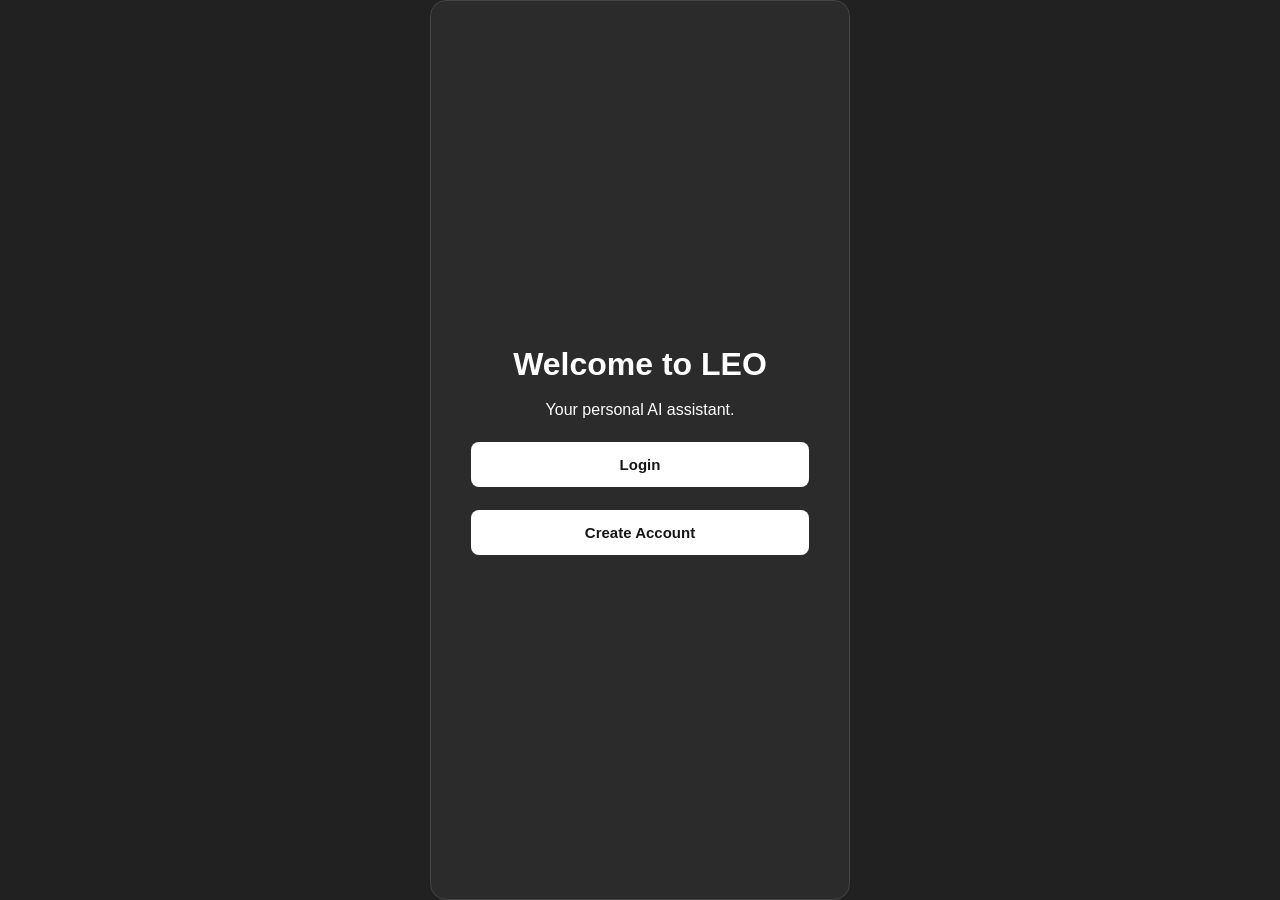
<file: docs/index.html>
<!DOCTYPE html>
<html lang="en">
<head>
    <meta charset="UTF-8">
    <meta name="viewport" content="width=device-width, initial-scale=1.0">
    <title>Welcome to LEO</title>
    <link rel="stylesheet" href="auth.css">
</head>
<body>
    <main class="auth-container">
        <h1>Welcome to LEO</h1>
        <p>Your personal AI assistant.</p>

        <a class="auth-button" href="login.html">Login</a>
        <a class="auth-button" href="signup.html">Create Account</a>
    </main>
</body>
</html>
</file>
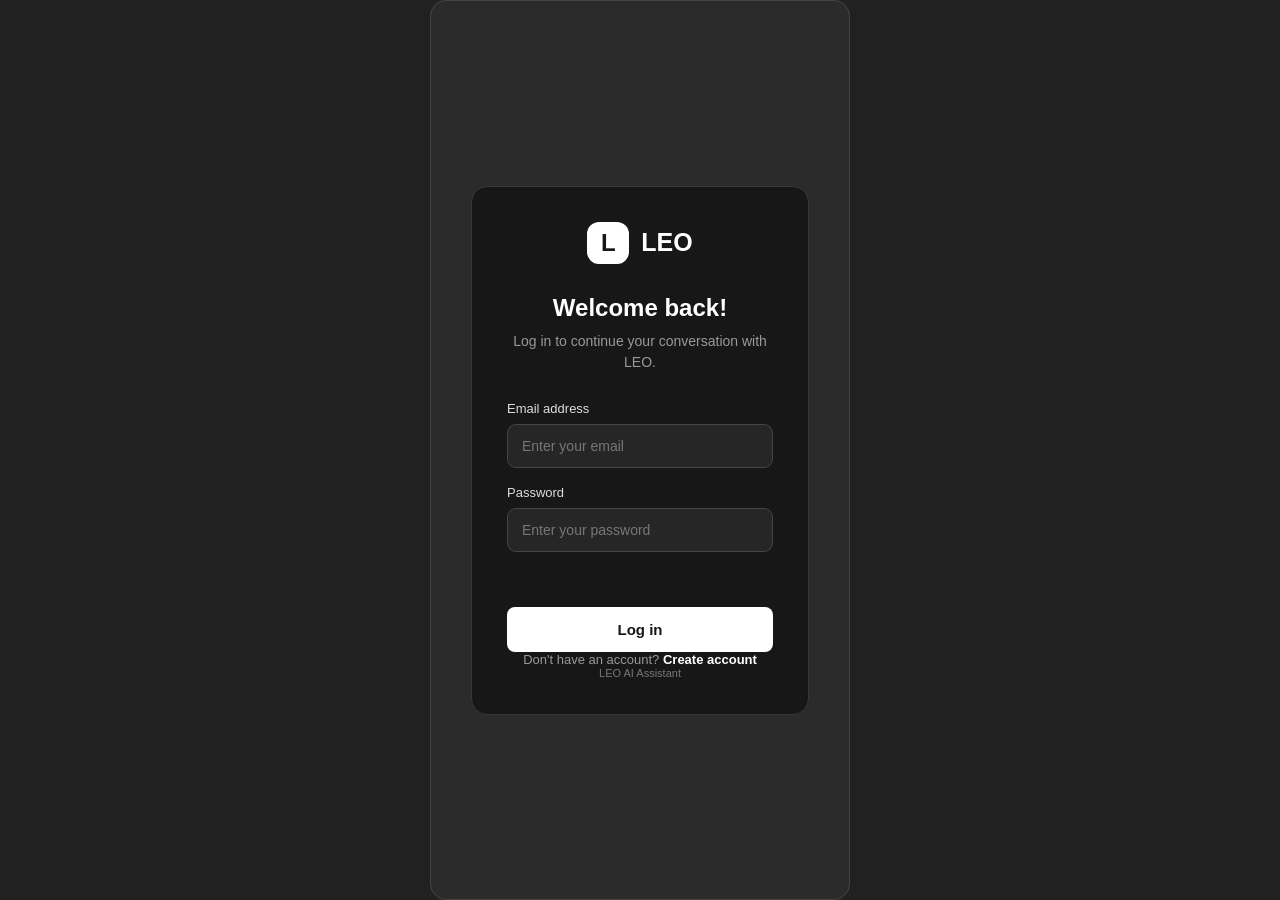
<file: docs/chat.html>
<!DOCTYPE html>
<html lang="en">

<head>
    <meta charset="UTF-8">
    <meta name="viewport" content="width=device-width, initial-scale=1.0">

    <title>LEO AI Assistant</title>

    <link rel="stylesheet" href="style.css">
</head>

<body>

    <div class="app-container">

        <aside class="sidebar">

            <div class="brand">
                <div class="logo">L</div>
                <h2>LEO</h2>
            </div>

            <button id="new-chat" class="new-chat">
                + New chat
            </button>

            <div class="sidebar-info">
                Previous chats
            </div>

            <div id="conversation-list" class="conversation-list"></div>

            <div class="sidebar-bottom">
                <div id="user-display" class="user-display"></div>
                <button id="logout-btn" class="logout-btn">Log out</button>
                <span>LEO AI</span>
                <small>Local development version</small>
            </div>

        </aside>

        <main class="main-content">

            <header class="topbar">

                <h3>LEO Assistant</h3>

                <span class="status">
                    <span class="status-dot"></span>
                    <span id="status-text">LEO AI</span>
                </span>

            </header>

            <section id="chat-messages" class="chat-messages">

                <div class="welcome-screen" id="welcome-screen">

                    <div class="welcome-logo">L</div>

                    <h1>How can I help you?</h1>

                    <p>
                        Welcome to LEO, your personal AI assistant.
                    </p>

                </div>

            </section>

            <footer class="chat-footer">

                <!-- WEB SEARCH TOGGLE -->

                <div class="search-option">

                    <label class="search-toggle-label">

                        <input
                            type="checkbox"
                            id="search-toggle"
                        >

                        <span class="search-toggle-text">
                            <span class="search-icon">🌐</span>
                            Search the Web
                        </span>

                    </label>

                    <span class="search-description">
                        Get answers using current web information
                    </span>

                </div>


                <!-- CHAT INPUT -->

                <form id="chat-form" class="input-container">

                    <textarea
                        id="message-input"
                        placeholder="Message LEO..."
                        rows="1"
                        required
                    ></textarea>

                    <button type="submit" id="send-button">
                        ↑
                    </button>

                </form>

                <p class="disclaimer">
                    LEO is an experimental AI assistant.
                    Its responses may be inaccurate.
                </p>

            </footer>

        </main>

    </div>

    <script src="app.js"></script>

</body>

</html>
</file>
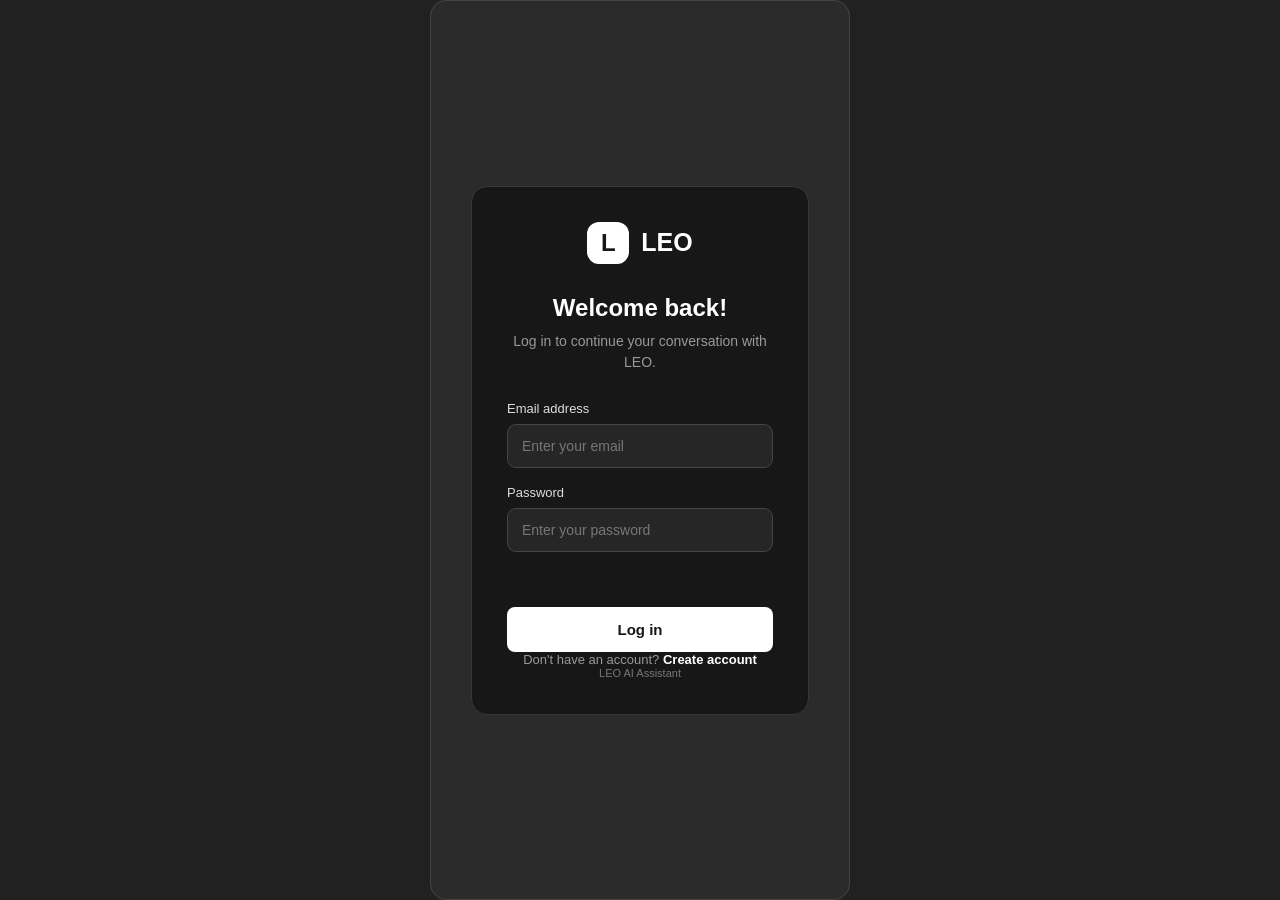
<file: docs/login.html>
<!DOCTYPE html>
<html lang="en">
<head>
    <meta charset="UTF-8">
    <meta name="viewport" content="width=device-width, initial-scale=1.0">
    <title>Login | LEO</title>
    <link rel="stylesheet" href="auth.css">
</head>
<body>

    <main class="auth-container">
        <section class="auth-card">

            <div class="auth-brand">
                <div class="auth-logo">L</div>
                <h1>LEO</h1>
            </div>

            <div class="auth-heading">
                <h2>Welcome back!</h2>
                <p>Log in to continue your conversation with LEO.</p>
            </div>

            <form class="auth-form" id="login-form">

                <div class="form-group">
                    <label for="email">Email address</label>
                    <input
                        type="email"
                        id="email"
                        name="email"
                        placeholder="Enter your email"
                        autocomplete="email"
                        required
                    >
                </div>

                <div class="form-group">
                    <label for="password">Password</label>
                    <input
                        type="password"
                        id="password"
                        name="password"
                        placeholder="Enter your password"
                        autocomplete="current-password"
                        required
                    >
                </div>

                <p class="auth-message" id="auth-message" aria-live="polite"></p>

                <button type="submit" class="auth-button">
                    Log in
                </button>

            </form>

            <p class="auth-switch">
                Don't have an account?
                <a href="signup.html">Create account</a>
            </p>

            <p class="auth-footer">
                LEO AI Assistant
            </p>

        </section>
    </main>
<script src="auth.js"></script>
</body>
</html>
</file>
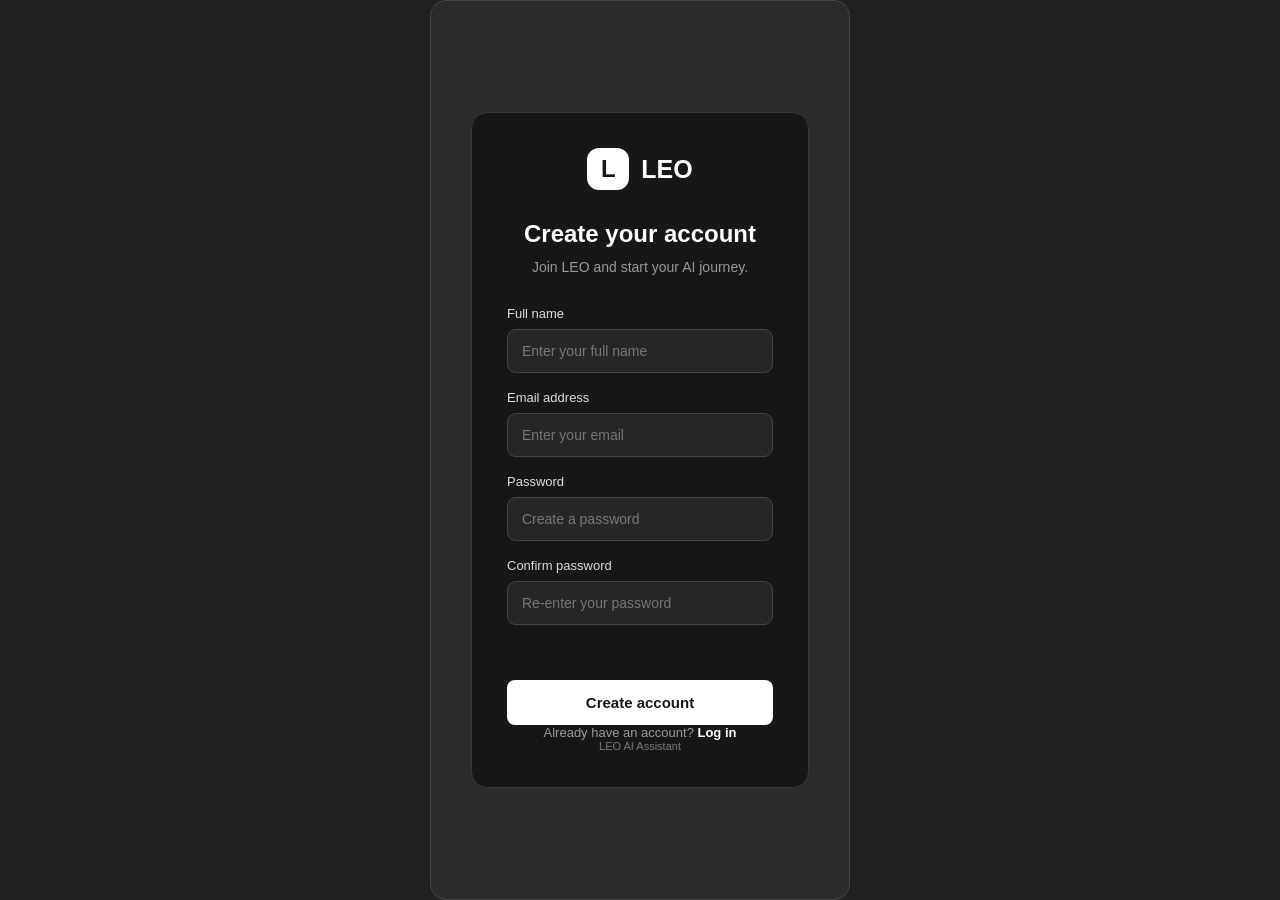
<file: docs/signup.html>
<!DOCTYPE html>
<html lang="en">
<head>
    <meta charset="UTF-8">
    <meta name="viewport" content="width=device-width, initial-scale=1.0">
    <title>Create Account | LEO</title>
    <link rel="stylesheet" href="auth.css">
</head>
<body>

    <main class="auth-container">
        <section class="auth-card">

            <div class="auth-brand">
                <div class="auth-logo">L</div>
                <h1>LEO</h1>
            </div>

            <div class="auth-heading">
                <h2>Create your account</h2>
                <p>Join LEO and start your AI journey.</p>
            </div>

            <form class="auth-form" id="signup-form">

                <div class="form-group">
                    <label for="full-name">Full name</label>
                    <input
                        type="text"
                        id="full-name"
                        name="full_name"
                        placeholder="Enter your full name"
                        autocomplete="name"
                        required
                    >
                </div>

                <div class="form-group">
                    <label for="email">Email address</label>
                    <input
                        type="email"
                        id="email"
                        name="email"
                        placeholder="Enter your email"
                        autocomplete="email"
                        required
                    >
                </div>

                <div class="form-group">
                    <label for="password">Password</label>
                    <input
                        type="password"
                        id="password"
                        name="password"
                        placeholder="Create a password"
                        autocomplete="new-password"
                        minlength="12"
                        required
                    >
                </div>

                <div class="form-group">
                    <label for="confirm-password">Confirm password</label>
                    <input
                        type="password"
                        id="confirm-password"
                        name="confirm_password"
                        placeholder="Re-enter your password"
                        autocomplete="new-password"
                        minlength="12"
                        required
                    >
                </div>

                <p class="auth-message" id="auth-message" aria-live="polite"></p>

                <button type="submit" class="auth-button">
                    Create account
                </button>

            </form>

            <p class="auth-switch">
                Already have an account?
                <a href="login.html">Log in</a>
            </p>

            <p class="auth-footer">
                LEO AI Assistant
            </p>

        </section>
    </main>
<script src="auth.js"></script>
</body>
</html>
</file>
<file: docs/auth.css>
/* =================================
   LEO AUTHENTICATION PAGES
================================= */

* {
    margin: 0;
    padding: 0;
    box-sizing: border-box;
}

body {
    font-family: Arial, sans-serif;
    background: #212121;
    color: #ffffff;
    min-height: 100vh;
}

.auth-container {
    min-height: 100vh;
    display: flex;
    justify-content: center;
    align-items: center;
    padding: 25px;
}

.auth-card {
    width: 100%;
    max-width: 420px;
    background: #171717;
    border: 1px solid #383838;
    border-radius: 16px;
    padding: 35px;
}

.auth-brand {
    display: flex;
    align-items: center;
    justify-content: center;
    gap: 12px;
    margin-bottom: 30px;
}

.auth-logo {
    width: 42px;
    height: 42px;
    background: #ffffff;
    color: #171717;
    border-radius: 12px;
    display: flex;
    align-items: center;
    justify-content: center;
    font-size: 24px;
    font-weight: bold;
}

.auth-brand h1 {
    font-size: 25px;
}

.auth-heading {
    text-align: center;
    margin-bottom: 28px;
}

.auth-heading h2 {
    font-size: 24px;
    margin-bottom: 9px;
}

.auth-heading p {
    color: #999999;
    font-size: 14px;
    line-height: 1.5;
}

.auth-form {
    display: flex;
    flex-direction: column;
    gap: 17px;
}

.form-group {
    display: flex;
    flex-direction: column;
    gap: 8px;
}

.form-group label {
    font-size: 13px;
    color: #dddddd;
}

.form-group input {
    width: 100%;
    padding: 13px 14px;
    background: #262626;
    border: 1px solid #454545;
    border-radius: 9px;
    outline: none;
    color: #ffffff;
    font-size: 14px;
}

.form-group input:focus {
    border-color: #ffffff;
}

.form-group input::placeholder {
    color: #777777;
}

.auth-button {
    width: 100%;
    padding: 14px;
    margin-top: 5px;
    background: #ffffff;
    color: #171717;
    border: none;
    border-radius: 9px;
    font-size: 15px;
    font-weight: bold;
    cursor: pointer;
}

.auth-button:hover {
    background: #dddddd;
}

.auth-switch {
    text-align: center;
    margin-top: 23px;
    font-size: 13px;
    color: #999999;
}

.auth-switch a {
    color: #ffffff;
    text-decoration: none;
    font-weight: bold;
}

.auth-switch a:hover {
    text-decoration: underline;
}

.auth-message {
    font-size: 13px;
    text-align: center;
    color: #ff8585;
    min-height: 16px;
}

.auth-footer {
    text-align: center;
    color: #777777;
    font-size: 11px;
    margin-top: 25px;
}

@media (max-width: 480px) {
    .auth-card {
        padding: 25px 20px;
    }
}

/* WELCOME PAGE + AUTH PAGE LAYOUT FIX */

* {
    box-sizing: border-box;
}

body {
    min-height: 100vh;
    margin: 0;
    display: flex;
    justify-content: center;
    align-items: center;
    background: #212121;
    color: white;
    font-family: Arial, sans-serif;
}

.auth-container {
    width: min(420px, 90%);
    padding: 40px;
    display: flex;
    flex-direction: column;
    align-items: stretch;
    gap: 18px;
    background: #2b2b2b;
    border: 1px solid #444;
    border-radius: 16px;
}

.auth-container h1,
.auth-container p {
    text-align: center;
    margin: 0;
}

.auth-button {
    display: block;
    width: 100%;
    padding: 14px;
    text-align: center;
    text-decoration: none;
    background: #ffffff;
    color: #171717;
    border-radius: 8px;
    font-weight: bold;
    cursor: pointer;
}

.auth-button:hover {
    background: #dddddd;
}
</file>
<file: docs/style.css>
* {
    margin: 0;
    padding: 0;
    box-sizing: border-box;
}

body {
    font-family: Arial, sans-serif;
    background: #212121;
    color: #ffffff;
    height: 100vh;
}

.app-container {
    display: flex;
    height: 100vh;
}

/* SIDEBAR */

.sidebar {
    width: 250px;
    background: #171717;
    padding: 22px;
    display: flex;
    flex-direction: column;
}

.brand {
    display: flex;
    align-items: center;
    gap: 12px;
    margin-bottom: 30px;
}

.logo,
.welcome-logo {
    width: 38px;
    height: 38px;
    background: #ffffff;
    color: #171717;
    border-radius: 12px;
    display: flex;
    justify-content: center;
    align-items: center;
    font-weight: bold;
    font-size: 22px;
}

.brand h2 {
    font-size: 22px;
}

.new-chat {
    padding: 12px;
    border: 1px solid #444;
    background: transparent;
    color: white;
    border-radius: 9px;
    cursor: pointer;
    text-align: left;
    font-size: 14px;
}

.new-chat:hover {
    background: #303030;
}

.sidebar-info {
    margin-top: 20px;
    margin-bottom: 8px;
    color: #888;
    font-size: 12px;
    text-transform: uppercase;
    letter-spacing: 0.5px;
}

.conversation-list {
    flex: 1;
    overflow-y: auto;
    margin-bottom: 15px;
    display: flex;
    flex-direction: column;
    gap: 4px;
    padding-right: 2px;
}

.conversation-item {
    display: flex;
    align-items: center;
    justify-content: space-between;
    padding: 8px 10px;
    border-radius: 8px;
    font-size: 13px;
    color: #ccc;
    cursor: pointer;
    background: transparent;
    border: 1px solid transparent;
    transition: background 0.15s, color 0.15s;
    user-select: none;
}

.conversation-item:hover {
    background: #262626;
    color: #fff;
}

.conversation-item.active {
    background: #333333;
    color: #fff;
    border-color: #4a4a4a;
}

.conv-title {
    overflow: hidden;
    text-overflow: ellipsis;
    white-space: nowrap;
    flex: 1;
    margin-right: 6px;
}

.delete-conv-btn {
    background: transparent;
    border: none;
    color: #888;
    font-size: 13px;
    cursor: pointer;
    padding: 2px 5px;
    border-radius: 4px;
    display: none;
}

.conversation-item:hover .delete-conv-btn,
.conversation-item.active .delete-conv-btn {
    display: inline-block;
}

.delete-conv-btn:hover {
    color: #ff6b6b;
    background: #3a2222;
}

.sidebar-bottom {
    margin-top: auto;
    display: flex;
    flex-direction: column;
    gap: 8px;
    color: #ddd;
    border-top: 1px solid #2d2d2d;
    padding-top: 14px;
}

.user-display {
    font-size: 13px;
    font-weight: 600;
    color: #ffffff;
    overflow: hidden;
    text-overflow: ellipsis;
    white-space: nowrap;
}

.logout-btn {
    padding: 7px 10px;
    border: 1px solid #444;
    background: #222;
    color: #ccc;
    border-radius: 6px;
    font-size: 12px;
    cursor: pointer;
    text-align: center;
    transition: background 0.15s, color 0.15s;
}

.logout-btn:hover {
    background: #3a1e1e;
    color: #ff8585;
    border-color: #632e2e;
}

.sidebar-bottom small {
    color: #888;
}

/* MAIN AREA */

.main-content {
    flex: 1;
    display: flex;
    flex-direction: column;
    min-width: 0;
}

.topbar {
    height: 65px;
    border-bottom: 1px solid #383838;
    display: flex;
    justify-content: space-between;
    align-items: center;
    padding: 0 30px;
}

.topbar h3 {
    font-size: 17px;
}

.status {
    color: #aaa;
    font-size: 12px;
    display: flex;
    align-items: center;
    gap: 8px;
}

.status-dot {
    width: 8px;
    height: 8px;
    background: #36c77b;
    border-radius: 50%;
}

/* CHAT MESSAGES */

.chat-messages {
    flex: 1;
    overflow-y: auto;
    padding: 35px 20px;
}

.welcome-screen {
    height: 100%;
    display: flex;
    flex-direction: column;
    justify-content: center;
    align-items: center;
    text-align: center;
    gap: 15px;
}

.welcome-logo {
    width: 60px;
    height: 60px;
    font-size: 32px;
    border-radius: 18px;
}

.welcome-screen h1 {
    font-size: 28px;
}

.welcome-screen p {
    color: #aaa;
    font-size: 14px;
}

/* MESSAGE BUBBLES */

.message-row {
    max-width: 800px;
    margin: 0 auto 25px;
    display: flex;
    gap: 14px;
}

.message-avatar {
    min-width: 34px;
    height: 34px;
    border-radius: 10px;
    background: #444;
    display: flex;
    justify-content: center;
    align-items: center;
    font-weight: bold;
}

.message-content {
    line-height: 1.7;
    white-space: pre-wrap;
    overflow-wrap: anywhere;
}

.message-role {
    font-weight: bold;
    margin-bottom: 5px;
}

/* INPUT AREA */

.chat-footer {
    padding: 15px 20px 20px;
}

.input-container {
    max-width: 800px;
    margin: auto;
    display: flex;
    align-items: center;
    gap: 12px;
    background: #303030;
    border: 1px solid #555;
    border-radius: 18px;
    padding: 12px 15px;
}

.input-container textarea {
    flex: 1;
    resize: none;
    border: none;
    outline: none;
    background: transparent;
    color: white;
    font-family: inherit;
    font-size: 15px;
    max-height: 140px;
}

.input-container textarea::placeholder {
    color: #999;
}

.input-container button {
    width: 36px;
    height: 36px;
    border: none;
    border-radius: 10px;
    background: white;
    color: black;
    font-size: 24px;
    cursor: pointer;
}

.input-container button:disabled {
    opacity: 0.5;
    cursor: not-allowed;
}

.disclaimer {
    color: #888;
    font-size: 11px;
    text-align: center;
    margin-top: 10px;
}

/* MOBILE */

@media (max-width: 650px) {
    .sidebar {
        display: none;
    }

    .topbar {
        padding: 0 18px;
    }

    .welcome-screen h1 {
        font-size: 23px;
    }
}

/* WEB SEARCH OPTION */

.search-option {
    max-width: 800px;
    margin: 0 auto 12px;
    display: flex;
    align-items: center;
    justify-content: space-between;
    gap: 12px;
    padding: 0 8px;
    flex-wrap: wrap;
}

.search-toggle-label {
    display: inline-flex;
    align-items: center;
    gap: 8px;
    cursor: pointer;
    font-size: 14px;
    font-weight: 500;
}

.search-toggle-label input {
    width: 16px;
    height: 16px;
    accent-color: #ffffff;
    cursor: pointer;
}

.search-toggle-text {
    display: inline-flex;
    align-items: center;
    gap: 7px;
}

.search-description {
    font-size: 12px;
    color: #999;
}

/* WEB SEARCH SOURCES */

.message-sources {
    margin-top: 12px;
    padding-top: 10px;
    border-top: 1px solid #383838;
    display: flex;
    flex-direction: column;
    gap: 6px;
}

.sources-heading {
    font-size: 12px;
    font-weight: 600;
    color: #aaa;
    margin-bottom: 2px;
}

.source-link {
    font-size: 13px;
    color: #ccc;
    text-decoration: none;
    overflow-wrap: anywhere;
}

.source-link:hover {
    color: #ffffff;
    text-decoration: underline;
}

/* ==========================================
   LEO THINKING INDICATOR
========================================== */

.typing-indicator {
    display: flex;
    align-items: center;
    gap: 10px;
    margin-top: 8px;
    color: #aaa;
    font-size: 14px;
}

.typing-dots {
    display: flex;
    align-items: center;
    gap: 4px;
}

.typing-dot {
    width: 6px;
    height: 6px;
    background: #aaa;
    border-radius: 50%;
    animation: leoTyping 1.4s infinite ease-in-out;
}

.typing-dot:nth-child(2) {
    animation-delay: 0.2s;
}

.typing-dot:nth-child(3) {
    animation-delay: 0.4s;
}

@keyframes leoTyping {
    0%, 60%, 100% {
        transform: translateY(0);
        opacity: 0.4;
    }

    30% {
        transform: translateY(-5px);
        opacity: 1;
    }
}
</file>
